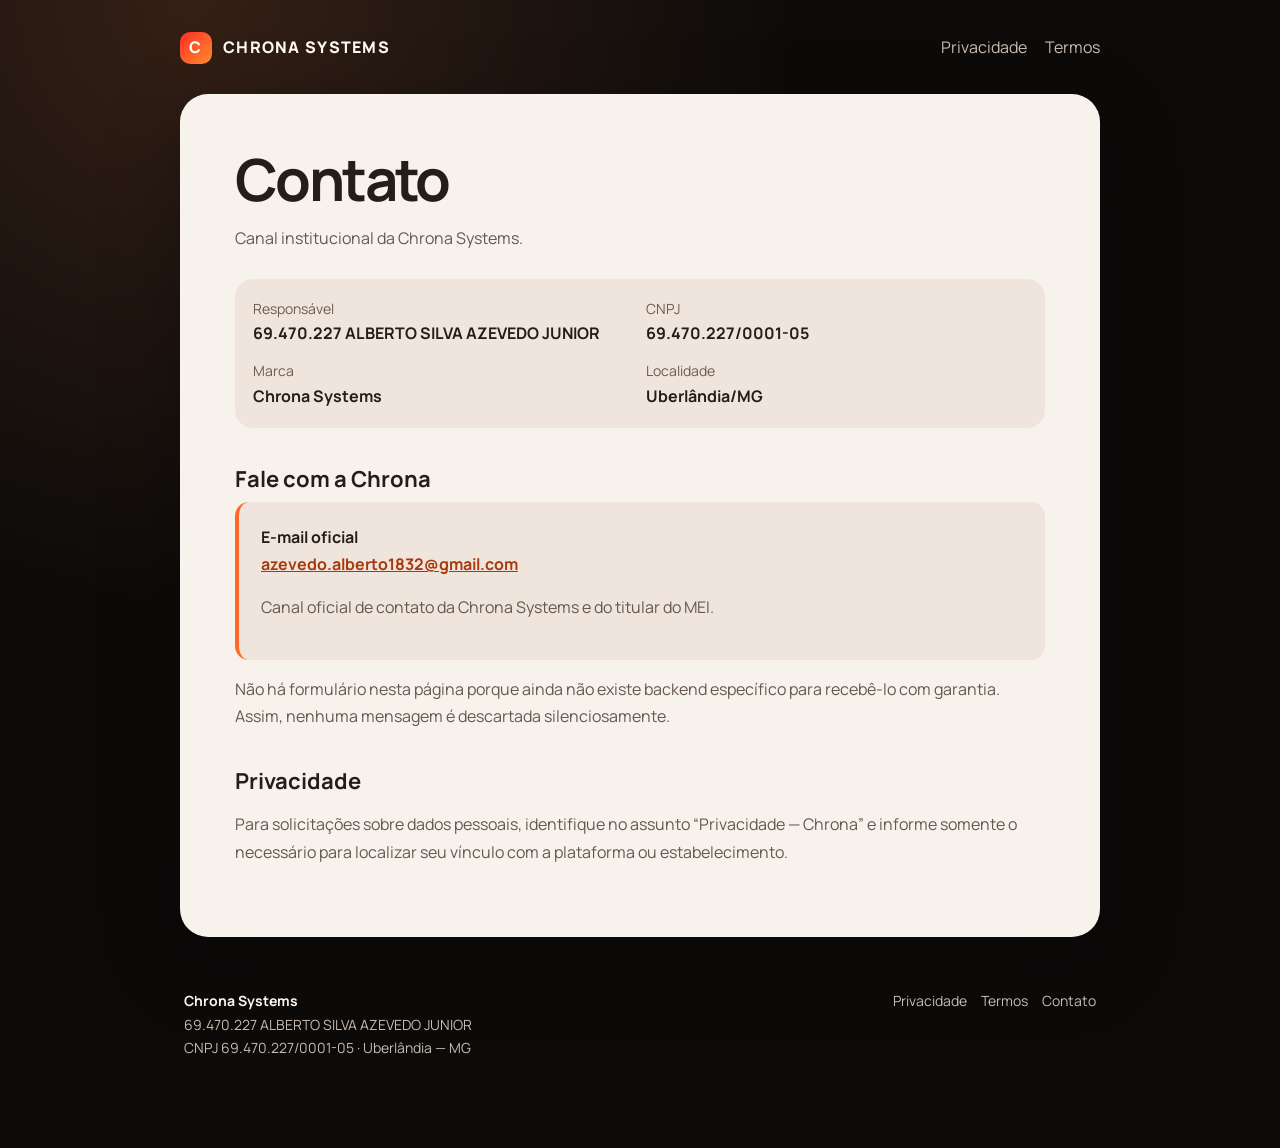
<file: contato/index.html>
<!doctype html>
<html lang="pt-BR"><head><meta charset="utf-8"><meta name="viewport" content="width=device-width,initial-scale=1"><meta name="description" content="Contato institucional da Chrona Systems, plataforma de agenda e gestão."><link rel="canonical" href="https://chronasystem.com.br/contato/"><title>Contato | Chrona Systems</title><link rel="preconnect" href="https://fonts.googleapis.com"><link rel="preconnect" href="https://fonts.gstatic.com" crossorigin><link href="https://fonts.googleapis.com/css2?family=Manrope:wght@400;600;700;800&display=swap" rel="stylesheet"><link rel="stylesheet" href="../legal.css"></head>
<body><div class="wrap"><header class="legal-header"><a class="brand" href="../"><span class="mark">C</span>CHRONA SYSTEMS</a><nav class="legal-nav"><a href="../politica-de-privacidade/">Privacidade</a><a href="../termos-de-uso/">Termos</a></nav></header><main><h1>Contato</h1><p class="meta">Canal institucional da Chrona Systems.</p><div class="identity"><div><span>Responsável</span><b>69.470.227 ALBERTO SILVA AZEVEDO JUNIOR</b></div><div><span>CNPJ</span><b>69.470.227/0001-05</b></div><div><span>Marca</span><b>Chrona Systems</b></div><div><span>Localidade</span><b>Uberlândia/MG</b></div></div><h2>Fale com a Chrona</h2><div class="contact-card"><strong>E-mail oficial</strong><br><a href="mailto:azevedo.alberto1832@gmail.com?subject=Contato%20Chrona%20Systems">azevedo.alberto1832@gmail.com</a><p>Canal oficial de contato da Chrona Systems e do titular do MEI.</p></div><p>Não há formulário nesta página porque ainda não existe backend específico para recebê-lo com garantia. Assim, nenhuma mensagem é descartada silenciosamente.</p><h2>Privacidade</h2><p>Para solicitações sobre dados pessoais, identifique no assunto “Privacidade — Chrona” e informe somente o necessário para localizar seu vínculo com a plataforma ou estabelecimento.</p></main><footer class="legal-footer"><div><strong>Chrona Systems</strong><br>69.470.227 ALBERTO SILVA AZEVEDO JUNIOR<br>CNPJ 69.470.227/0001-05 · Uberlândia — MG</div><nav><a href="../politica-de-privacidade/">Privacidade</a><a href="../termos-de-uso/">Termos</a><a href="../contato/">Contato</a></nav></footer></div></body></html>
</file>
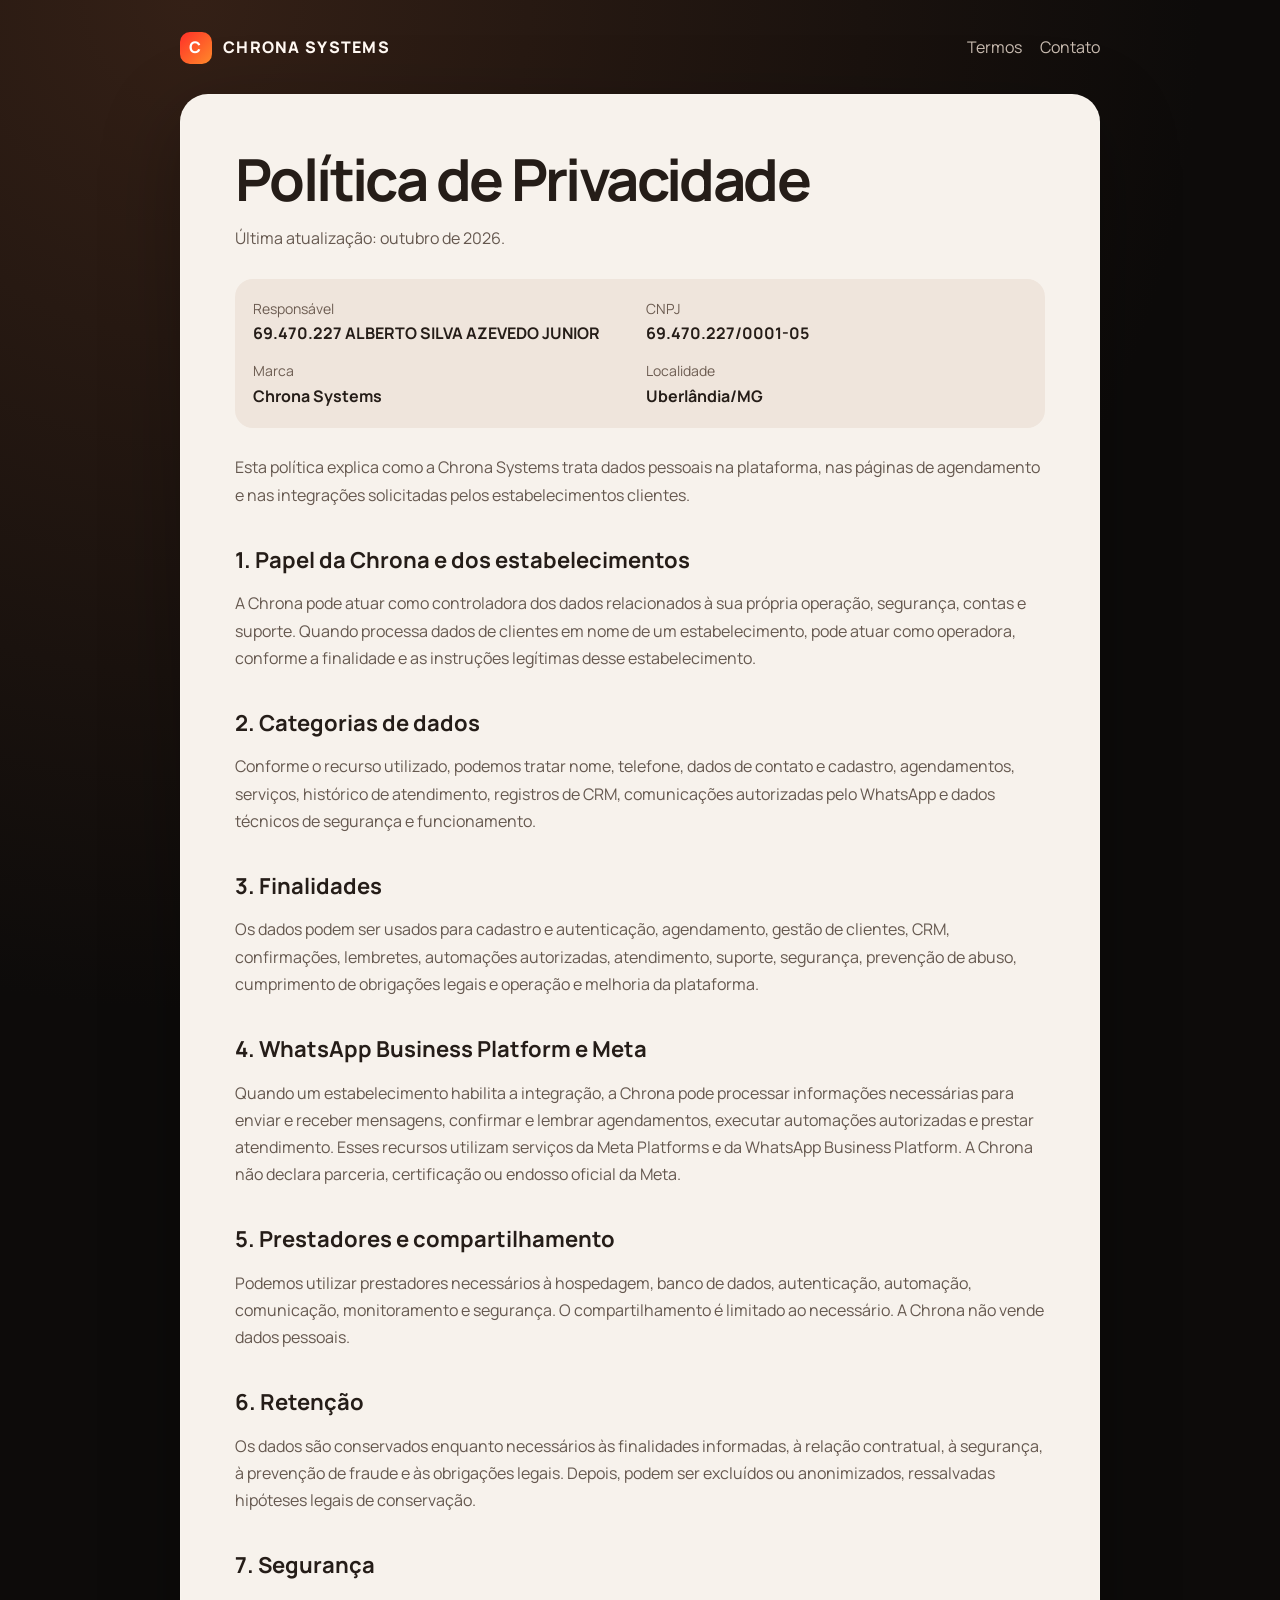
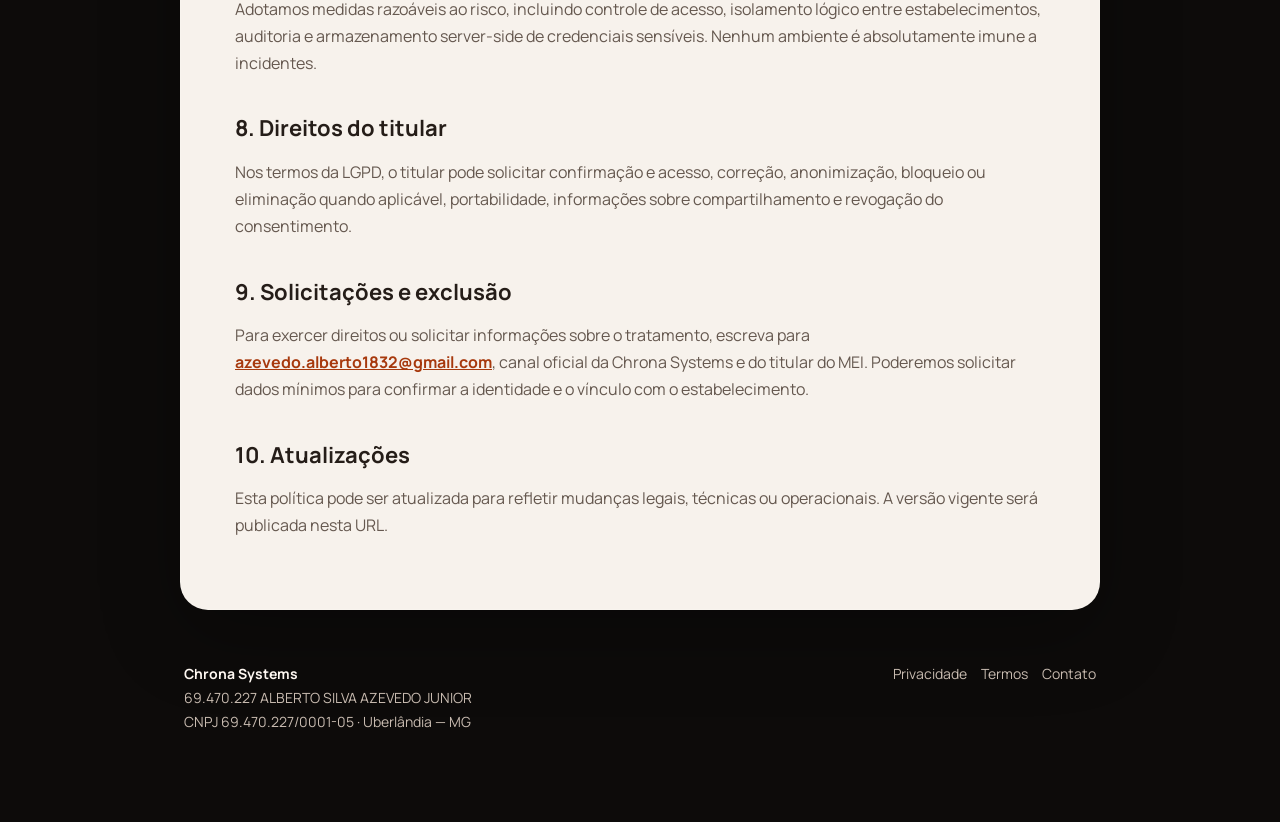
<file: politica-de-privacidade/index.html>
<!doctype html>
<html lang="pt-BR"><head><meta charset="utf-8"><meta name="viewport" content="width=device-width,initial-scale=1"><meta name="description" content="Política de Privacidade da Chrona Systems para agenda, CRM, automações e WhatsApp Business."><link rel="canonical" href="https://chronasystem.com.br/politica-de-privacidade/"><title>Política de Privacidade | Chrona Systems</title><link rel="preconnect" href="https://fonts.googleapis.com"><link rel="preconnect" href="https://fonts.gstatic.com" crossorigin><link href="https://fonts.googleapis.com/css2?family=Manrope:wght@400;600;700;800&display=swap" rel="stylesheet"><link rel="stylesheet" href="../legal.css"></head>
<body><div class="wrap"><header class="legal-header"><a class="brand" href="../"><span class="mark">C</span>CHRONA SYSTEMS</a><nav class="legal-nav"><a href="../termos-de-uso/">Termos</a><a href="../contato/">Contato</a></nav></header><main><h1>Política de Privacidade</h1><p class="meta">Última atualização: outubro de 2026.</p><div class="identity"><div><span>Responsável</span><b>69.470.227 ALBERTO SILVA AZEVEDO JUNIOR</b></div><div><span>CNPJ</span><b>69.470.227/0001-05</b></div><div><span>Marca</span><b>Chrona Systems</b></div><div><span>Localidade</span><b>Uberlândia/MG</b></div></div><p>Esta política explica como a Chrona Systems trata dados pessoais na plataforma, nas páginas de agendamento e nas integrações solicitadas pelos estabelecimentos clientes.</p><h2>1. Papel da Chrona e dos estabelecimentos</h2><p>A Chrona pode atuar como controladora dos dados relacionados à sua própria operação, segurança, contas e suporte. Quando processa dados de clientes em nome de um estabelecimento, pode atuar como operadora, conforme a finalidade e as instruções legítimas desse estabelecimento.</p><h2>2. Categorias de dados</h2><p>Conforme o recurso utilizado, podemos tratar nome, telefone, dados de contato e cadastro, agendamentos, serviços, histórico de atendimento, registros de CRM, comunicações autorizadas pelo WhatsApp e dados técnicos de segurança e funcionamento.</p><h2>3. Finalidades</h2><p>Os dados podem ser usados para cadastro e autenticação, agendamento, gestão de clientes, CRM, confirmações, lembretes, automações autorizadas, atendimento, suporte, segurança, prevenção de abuso, cumprimento de obrigações legais e operação e melhoria da plataforma.</p><h2>4. WhatsApp Business Platform e Meta</h2><p>Quando um estabelecimento habilita a integração, a Chrona pode processar informações necessárias para enviar e receber mensagens, confirmar e lembrar agendamentos, executar automações autorizadas e prestar atendimento. Esses recursos utilizam serviços da Meta Platforms e da WhatsApp Business Platform. A Chrona não declara parceria, certificação ou endosso oficial da Meta.</p><h2>5. Prestadores e compartilhamento</h2><p>Podemos utilizar prestadores necessários à hospedagem, banco de dados, autenticação, automação, comunicação, monitoramento e segurança. O compartilhamento é limitado ao necessário. A Chrona não vende dados pessoais.</p><h2>6. Retenção</h2><p>Os dados são conservados enquanto necessários às finalidades informadas, à relação contratual, à segurança, à prevenção de fraude e às obrigações legais. Depois, podem ser excluídos ou anonimizados, ressalvadas hipóteses legais de conservação.</p><h2>7. Segurança</h2><p>Adotamos medidas razoáveis ao risco, incluindo controle de acesso, isolamento lógico entre estabelecimentos, auditoria e armazenamento server-side de credenciais sensíveis. Nenhum ambiente é absolutamente imune a incidentes.</p><h2>8. Direitos do titular</h2><p>Nos termos da LGPD, o titular pode solicitar confirmação e acesso, correção, anonimização, bloqueio ou eliminação quando aplicável, portabilidade, informações sobre compartilhamento e revogação do consentimento.</p><h2>9. Solicitações e exclusão</h2><p>Para exercer direitos ou solicitar informações sobre o tratamento, escreva para <a href="mailto:azevedo.alberto1832@gmail.com?subject=Privacidade%20-%20Chrona">azevedo.alberto1832@gmail.com</a>, canal oficial da Chrona Systems e do titular do MEI. Poderemos solicitar dados mínimos para confirmar a identidade e o vínculo com o estabelecimento.</p><h2>10. Atualizações</h2><p>Esta política pode ser atualizada para refletir mudanças legais, técnicas ou operacionais. A versão vigente será publicada nesta URL.</p></main><footer class="legal-footer"><div><strong>Chrona Systems</strong><br>69.470.227 ALBERTO SILVA AZEVEDO JUNIOR<br>CNPJ 69.470.227/0001-05 · Uberlândia — MG</div><nav><a href="../politica-de-privacidade/">Privacidade</a><a href="../termos-de-uso/">Termos</a><a href="../contato/">Contato</a></nav></footer></div></body></html>
</file>
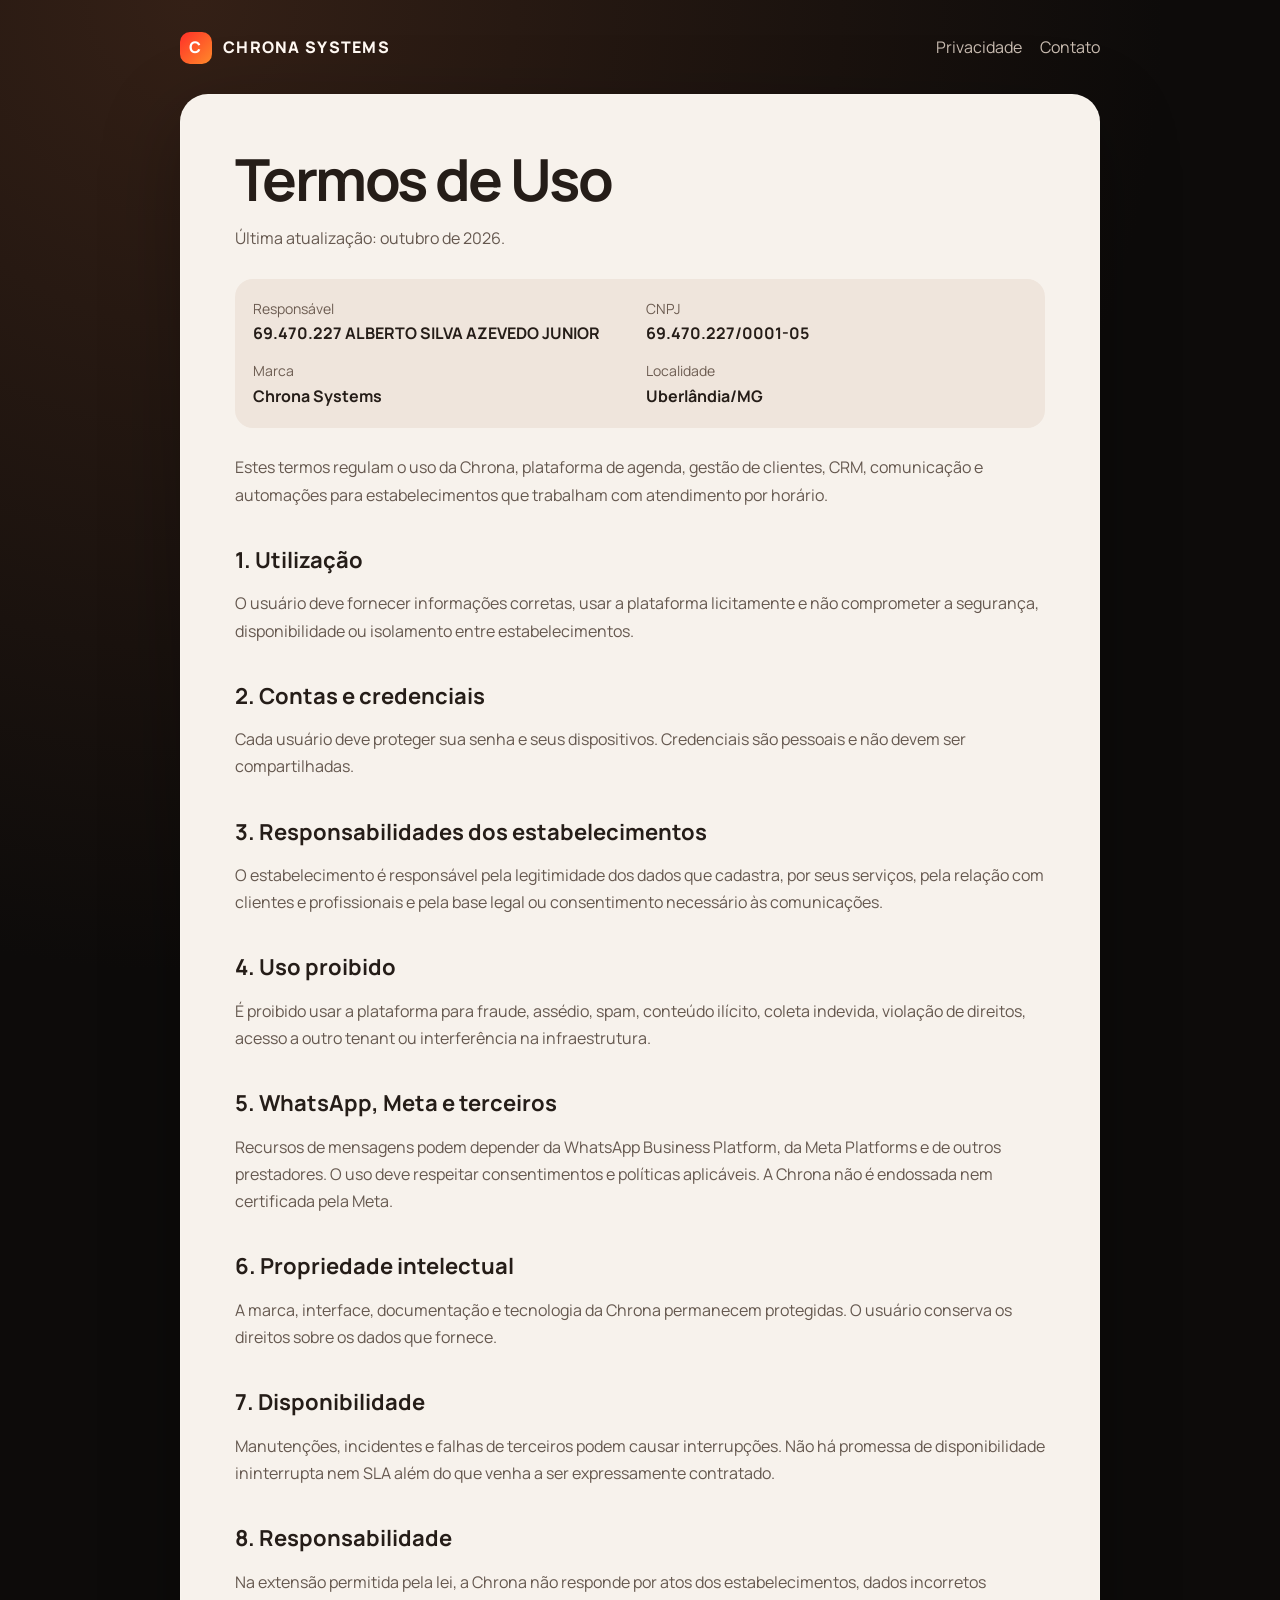
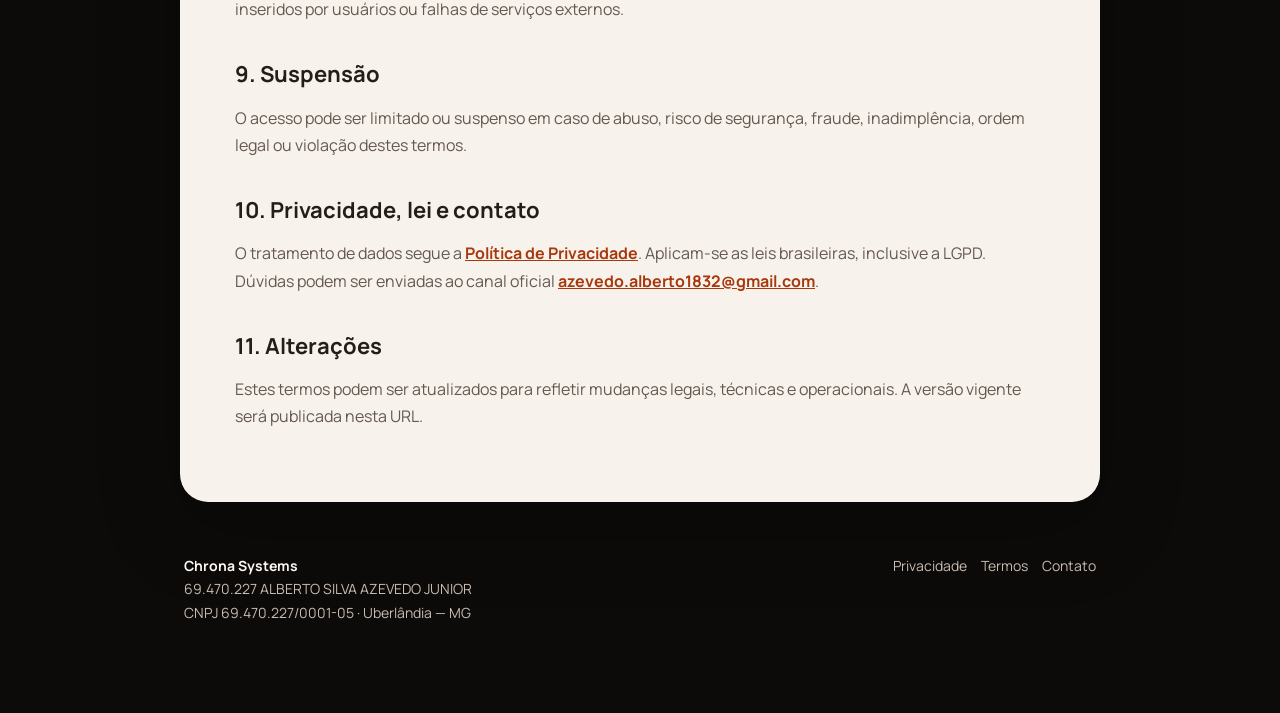
<file: termos-de-uso/index.html>
<!doctype html>
<html lang="pt-BR"><head><meta charset="utf-8"><meta name="viewport" content="width=device-width,initial-scale=1"><meta name="description" content="Termos de Uso da plataforma Chrona Systems."><link rel="canonical" href="https://chronasystem.com.br/termos-de-uso/"><title>Termos de Uso | Chrona Systems</title><link rel="preconnect" href="https://fonts.googleapis.com"><link rel="preconnect" href="https://fonts.gstatic.com" crossorigin><link href="https://fonts.googleapis.com/css2?family=Manrope:wght@400;600;700;800&display=swap" rel="stylesheet"><link rel="stylesheet" href="../legal.css"></head>
<body><div class="wrap"><header class="legal-header"><a class="brand" href="../"><span class="mark">C</span>CHRONA SYSTEMS</a><nav class="legal-nav"><a href="../politica-de-privacidade/">Privacidade</a><a href="../contato/">Contato</a></nav></header><main><h1>Termos de Uso</h1><p class="meta">Última atualização: outubro de 2026.</p><div class="identity"><div><span>Responsável</span><b>69.470.227 ALBERTO SILVA AZEVEDO JUNIOR</b></div><div><span>CNPJ</span><b>69.470.227/0001-05</b></div><div><span>Marca</span><b>Chrona Systems</b></div><div><span>Localidade</span><b>Uberlândia/MG</b></div></div><p>Estes termos regulam o uso da Chrona, plataforma de agenda, gestão de clientes, CRM, comunicação e automações para estabelecimentos que trabalham com atendimento por horário.</p><h2>1. Utilização</h2><p>O usuário deve fornecer informações corretas, usar a plataforma licitamente e não comprometer a segurança, disponibilidade ou isolamento entre estabelecimentos.</p><h2>2. Contas e credenciais</h2><p>Cada usuário deve proteger sua senha e seus dispositivos. Credenciais são pessoais e não devem ser compartilhadas.</p><h2>3. Responsabilidades dos estabelecimentos</h2><p>O estabelecimento é responsável pela legitimidade dos dados que cadastra, por seus serviços, pela relação com clientes e profissionais e pela base legal ou consentimento necessário às comunicações.</p><h2>4. Uso proibido</h2><p>É proibido usar a plataforma para fraude, assédio, spam, conteúdo ilícito, coleta indevida, violação de direitos, acesso a outro tenant ou interferência na infraestrutura.</p><h2>5. WhatsApp, Meta e terceiros</h2><p>Recursos de mensagens podem depender da WhatsApp Business Platform, da Meta Platforms e de outros prestadores. O uso deve respeitar consentimentos e políticas aplicáveis. A Chrona não é endossada nem certificada pela Meta.</p><h2>6. Propriedade intelectual</h2><p>A marca, interface, documentação e tecnologia da Chrona permanecem protegidas. O usuário conserva os direitos sobre os dados que fornece.</p><h2>7. Disponibilidade</h2><p>Manutenções, incidentes e falhas de terceiros podem causar interrupções. Não há promessa de disponibilidade ininterrupta nem SLA além do que venha a ser expressamente contratado.</p><h2>8. Responsabilidade</h2><p>Na extensão permitida pela lei, a Chrona não responde por atos dos estabelecimentos, dados incorretos inseridos por usuários ou falhas de serviços externos.</p><h2>9. Suspensão</h2><p>O acesso pode ser limitado ou suspenso em caso de abuso, risco de segurança, fraude, inadimplência, ordem legal ou violação destes termos.</p><h2>10. Privacidade, lei e contato</h2><p>O tratamento de dados segue a <a href="../politica-de-privacidade/">Política de Privacidade</a>. Aplicam-se as leis brasileiras, inclusive a LGPD. Dúvidas podem ser enviadas ao canal oficial <a href="mailto:azevedo.alberto1832@gmail.com">azevedo.alberto1832@gmail.com</a>.</p><h2>11. Alterações</h2><p>Estes termos podem ser atualizados para refletir mudanças legais, técnicas e operacionais. A versão vigente será publicada nesta URL.</p></main><footer class="legal-footer"><div><strong>Chrona Systems</strong><br>69.470.227 ALBERTO SILVA AZEVEDO JUNIOR<br>CNPJ 69.470.227/0001-05 · Uberlândia — MG</div><nav><a href="../politica-de-privacidade/">Privacidade</a><a href="../termos-de-uso/">Termos</a><a href="../contato/">Contato</a></nav></footer></div></body></html>
</file>
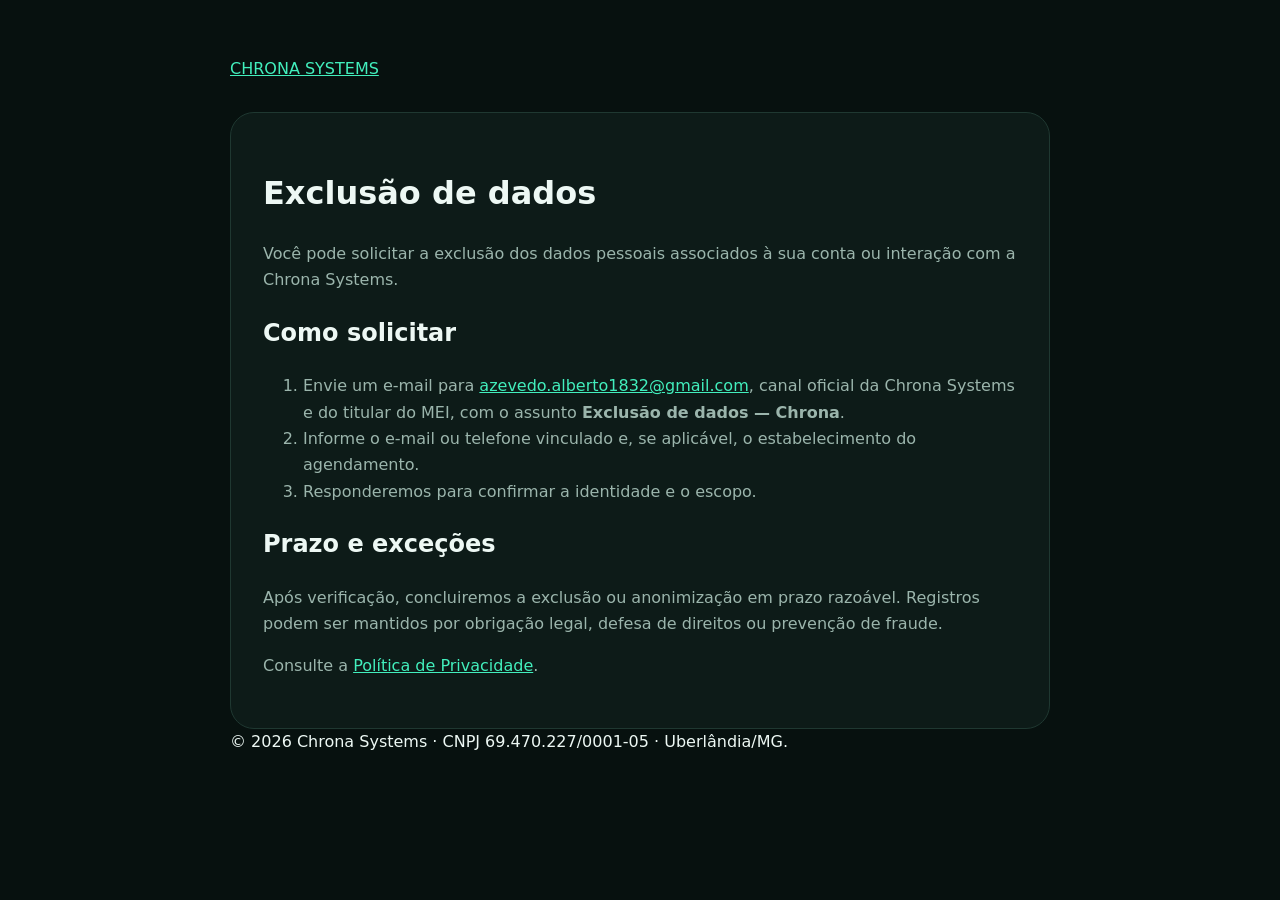
<file: data-deletion.html>
<!doctype html><html lang="pt-BR"><head><meta charset="utf-8"><meta name="viewport" content="width=device-width,initial-scale=1"><title>Exclusão de Dados | Chrona</title><style>:root{color-scheme:dark;--bg:#07110f;--card:#0d1b18;--text:#edf8f4;--muted:#9bb5ac;--accent:#42efbd;--line:#1f3831}*{box-sizing:border-box}body{margin:0;background:var(--bg);color:var(--text);font:16px/1.65 system-ui,sans-serif}.wrap{width:min(820px,calc(100% - 32px));margin:auto;padding:56px 0}a{color:var(--accent)}main{margin-top:30px;padding:32px;background:var(--card);border:1px solid var(--line);border-radius:24px}p,li{color:var(--muted)}</style></head><body><div class="wrap"><a href="./">CHRONA SYSTEMS</a><main><h1>Exclusão de dados</h1><p>Você pode solicitar a exclusão dos dados pessoais associados à sua conta ou interação com a Chrona Systems.</p><h2>Como solicitar</h2><ol><li>Envie um e-mail para <a href="mailto:azevedo.alberto1832@gmail.com?subject=Exclus%C3%A3o%20de%20dados%20-%20Chrona">azevedo.alberto1832@gmail.com</a>, canal oficial da Chrona Systems e do titular do MEI, com o assunto <strong>Exclusão de dados — Chrona</strong>.</li><li>Informe o e-mail ou telefone vinculado e, se aplicável, o estabelecimento do agendamento.</li><li>Responderemos para confirmar a identidade e o escopo.</li></ol><h2>Prazo e exceções</h2><p>Após verificação, concluiremos a exclusão ou anonimização em prazo razoável. Registros podem ser mantidos por obrigação legal, defesa de direitos ou prevenção de fraude.</p><p>Consulte a <a href="politica-de-privacidade/">Política de Privacidade</a>.</p></main><footer>© 2026 Chrona Systems · CNPJ 69.470.227/0001-05 · Uberlândia/MG.</footer></div></body></html>
</file>
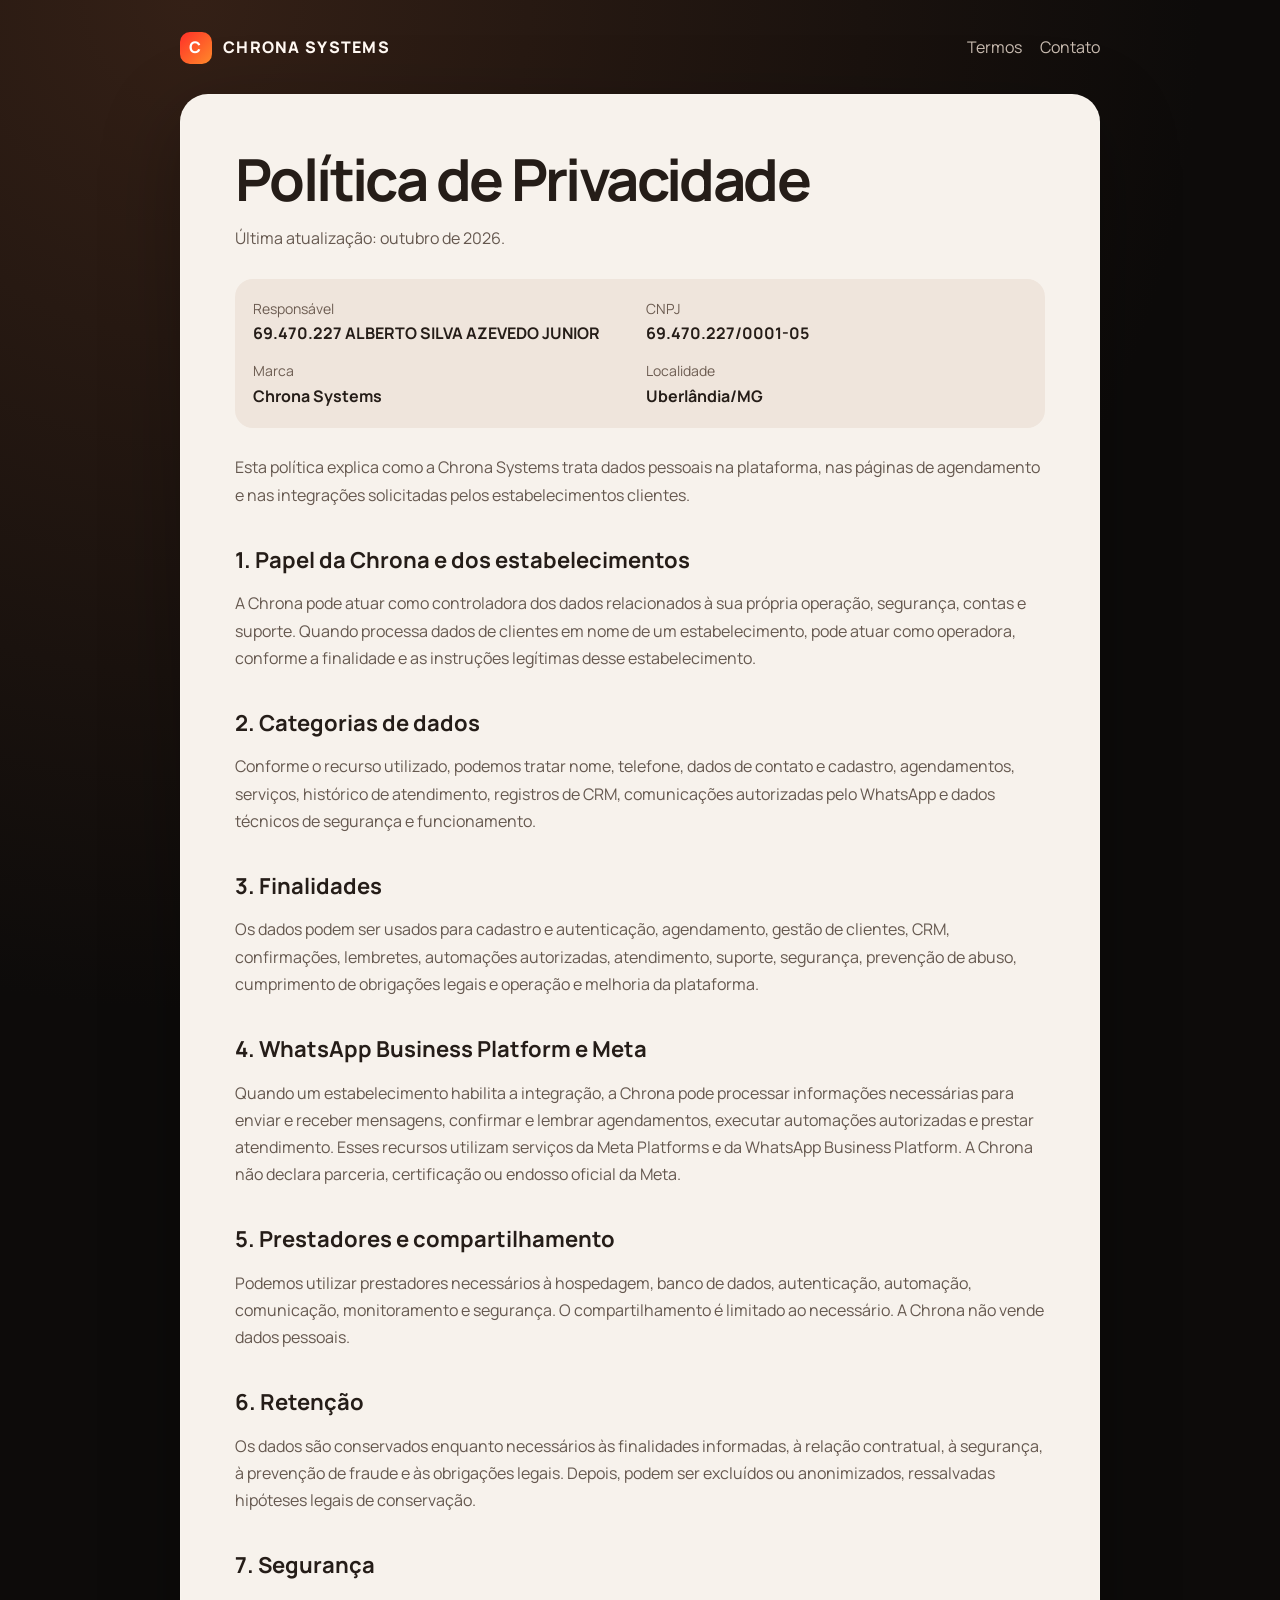
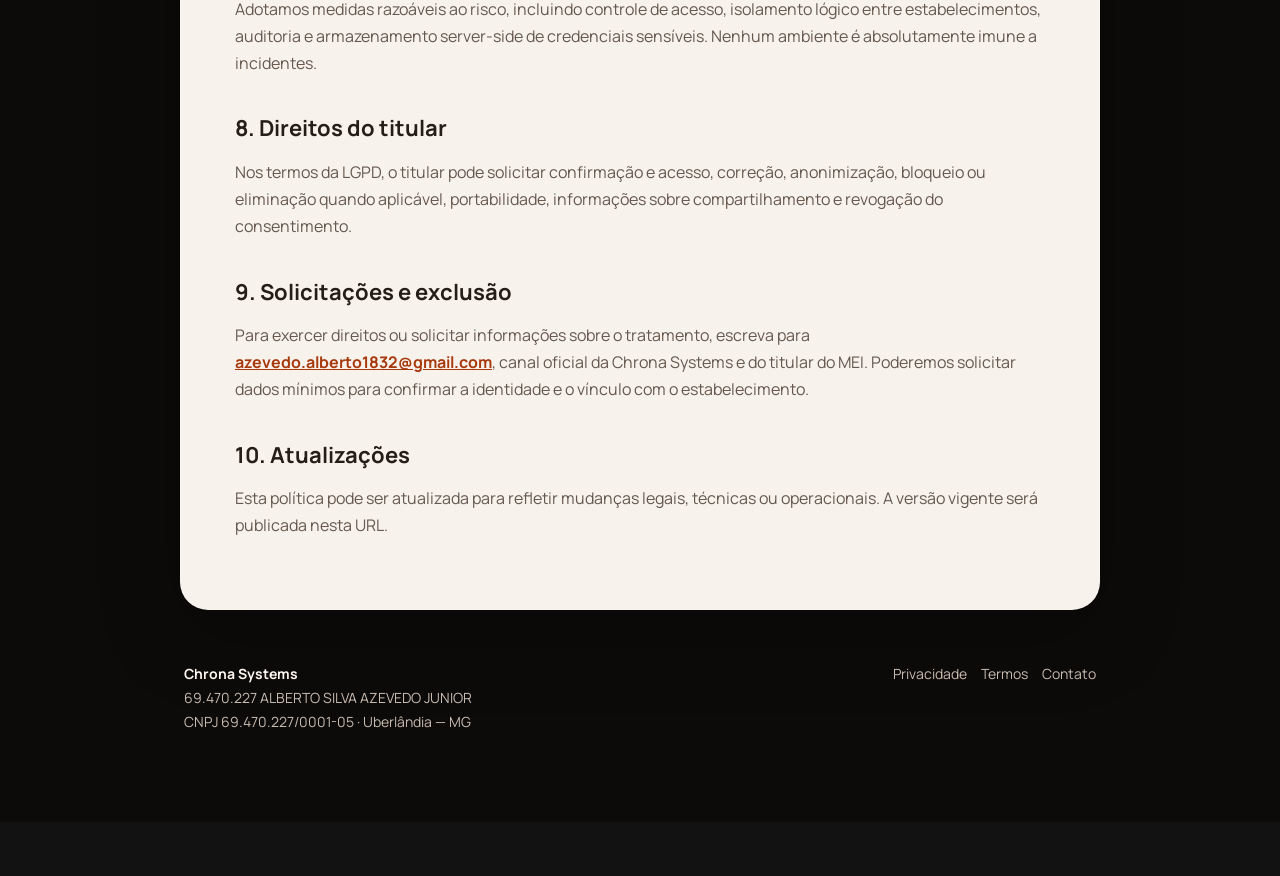
<file: privacy.html>
<!doctype html>
<html lang="pt-BR">
<head>
  <meta charset="utf-8">
  <meta name="viewport" content="width=device-width,initial-scale=1">
  <meta http-equiv="refresh" content="0; url=politica-de-privacidade/">
  <link rel="canonical" href="https://chronasystem.com.br/politica-de-privacidade/">
  <title>Política de Privacidade | Chrona Systems</title>
</head>
<body>
  <p>A Política de Privacidade está em <a href="politica-de-privacidade/">chronasystem.com.br/politica-de-privacidade/</a>.</p>
</body>
</html>
</file>
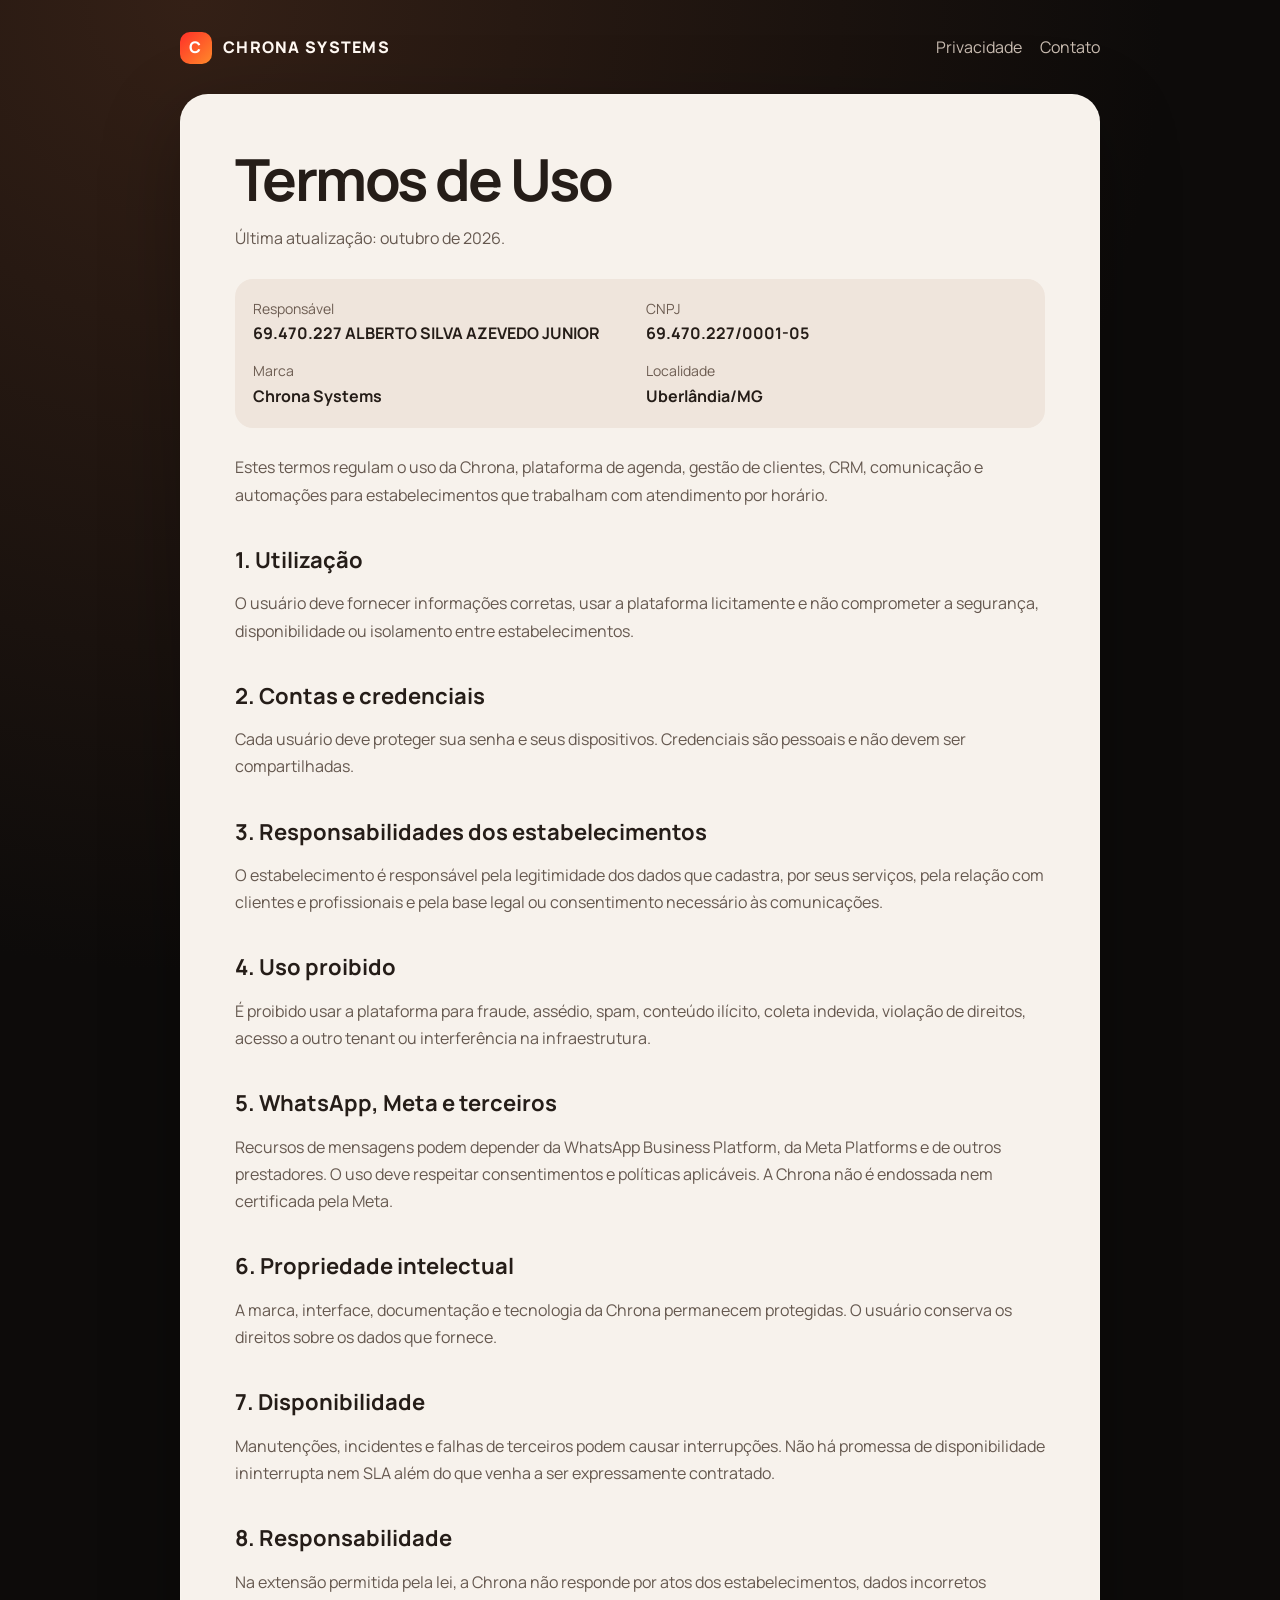
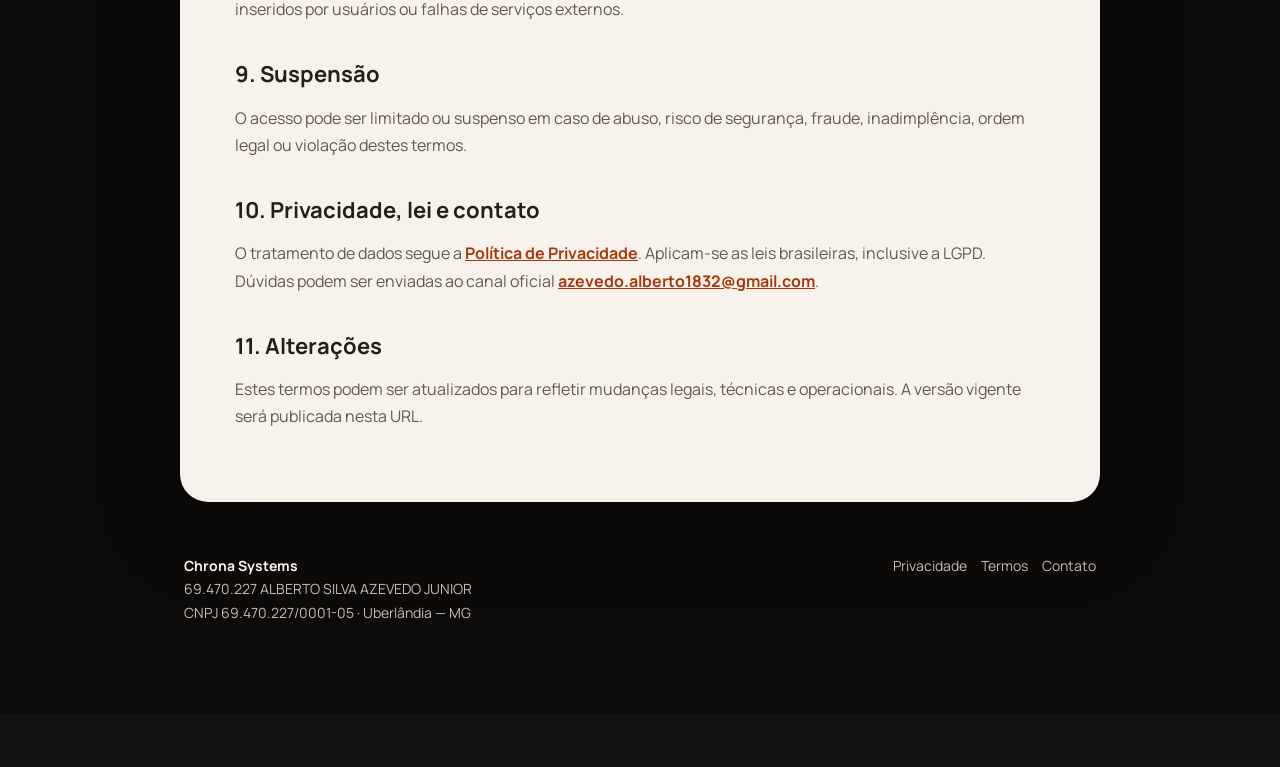
<file: terms.html>
<!doctype html>
<html lang="pt-BR">
<head>
  <meta charset="utf-8">
  <meta name="viewport" content="width=device-width,initial-scale=1">
  <meta http-equiv="refresh" content="0; url=termos-de-uso/">
  <link rel="canonical" href="https://chronasystem.com.br/termos-de-uso/">
  <title>Termos de Uso | Chrona Systems</title>
</head>
<body>
  <p>Os Termos de Uso estão em <a href="termos-de-uso/">chronasystem.com.br/termos-de-uso/</a>.</p>
</body>
</html>
</file>
<file: legal.css>
:root{color-scheme:dark;--bg:#0d0b0a;--card:#181411;--text:#fff8f2;--muted:#c8bbb0;--accent:#ff6a2a;--line:#3a2c23;--paper:#f7f2ec;--paper-text:#251d18}*{box-sizing:border-box}html{scroll-behavior:smooth}body{margin:0;background:radial-gradient(circle at 15% 0,#342016 0,var(--bg) 38%);color:var(--text);font:16px/1.7 Manrope,system-ui,sans-serif}.wrap{width:min(920px,calc(100% - 32px));margin:auto;padding:32px 0 64px}.legal-header{display:flex;align-items:center;justify-content:space-between;gap:20px}.brand{display:inline-flex;align-items:center;gap:11px;color:var(--text);text-decoration:none;font-weight:800;letter-spacing:.08em}.mark{display:grid;place-items:center;width:32px;height:32px;border-radius:10px;background:linear-gradient(135deg,#ff2f28,#ff8a2a);color:white}.legal-nav{display:flex;gap:18px;flex-wrap:wrap}.legal-nav a,.legal-footer a{color:var(--muted);text-decoration:none}.legal-nav a:hover,.legal-footer a:hover{color:var(--text)}main{margin-top:30px;padding:clamp(24px,5vw,54px);background:var(--paper);color:var(--paper-text);border:1px solid rgba(255,255,255,.12);border-radius:28px;box-shadow:0 24px 80px rgba(0,0,0,.28)}h1{font-size:clamp(34px,6vw,58px);line-height:1.04;letter-spacing:-.045em;margin:0 0 12px}h2{margin:38px 0 8px;font-size:22px;line-height:1.25}.meta,main p,main li{color:#65584f}main a{color:#a7390d;font-weight:700}main strong{color:var(--paper-text)}.identity{display:grid;grid-template-columns:repeat(2,minmax(0,1fr));gap:12px;margin:26px 0;padding:18px;border-radius:18px;background:#efe5dc}.identity span{display:block;color:#6c5c51;font-size:14px}.identity b{display:block;color:var(--paper-text)}.contact-card{padding:22px;border-left:4px solid var(--accent);border-radius:14px;background:#efe5dc}.legal-footer{display:grid;grid-template-columns:1.4fr 1fr;gap:24px;margin-top:28px;padding:24px 4px;color:var(--muted);font-size:14px}.legal-footer nav{display:flex;justify-content:flex-end;gap:14px;flex-wrap:wrap}.legal-footer strong{color:var(--text)}@media(max-width:680px){.legal-header{align-items:flex-start;flex-direction:column}.legal-nav{gap:12px}.identity,.legal-footer{grid-template-columns:1fr}.legal-footer nav{justify-content:flex-start}main{border-radius:20px}}
</file>
